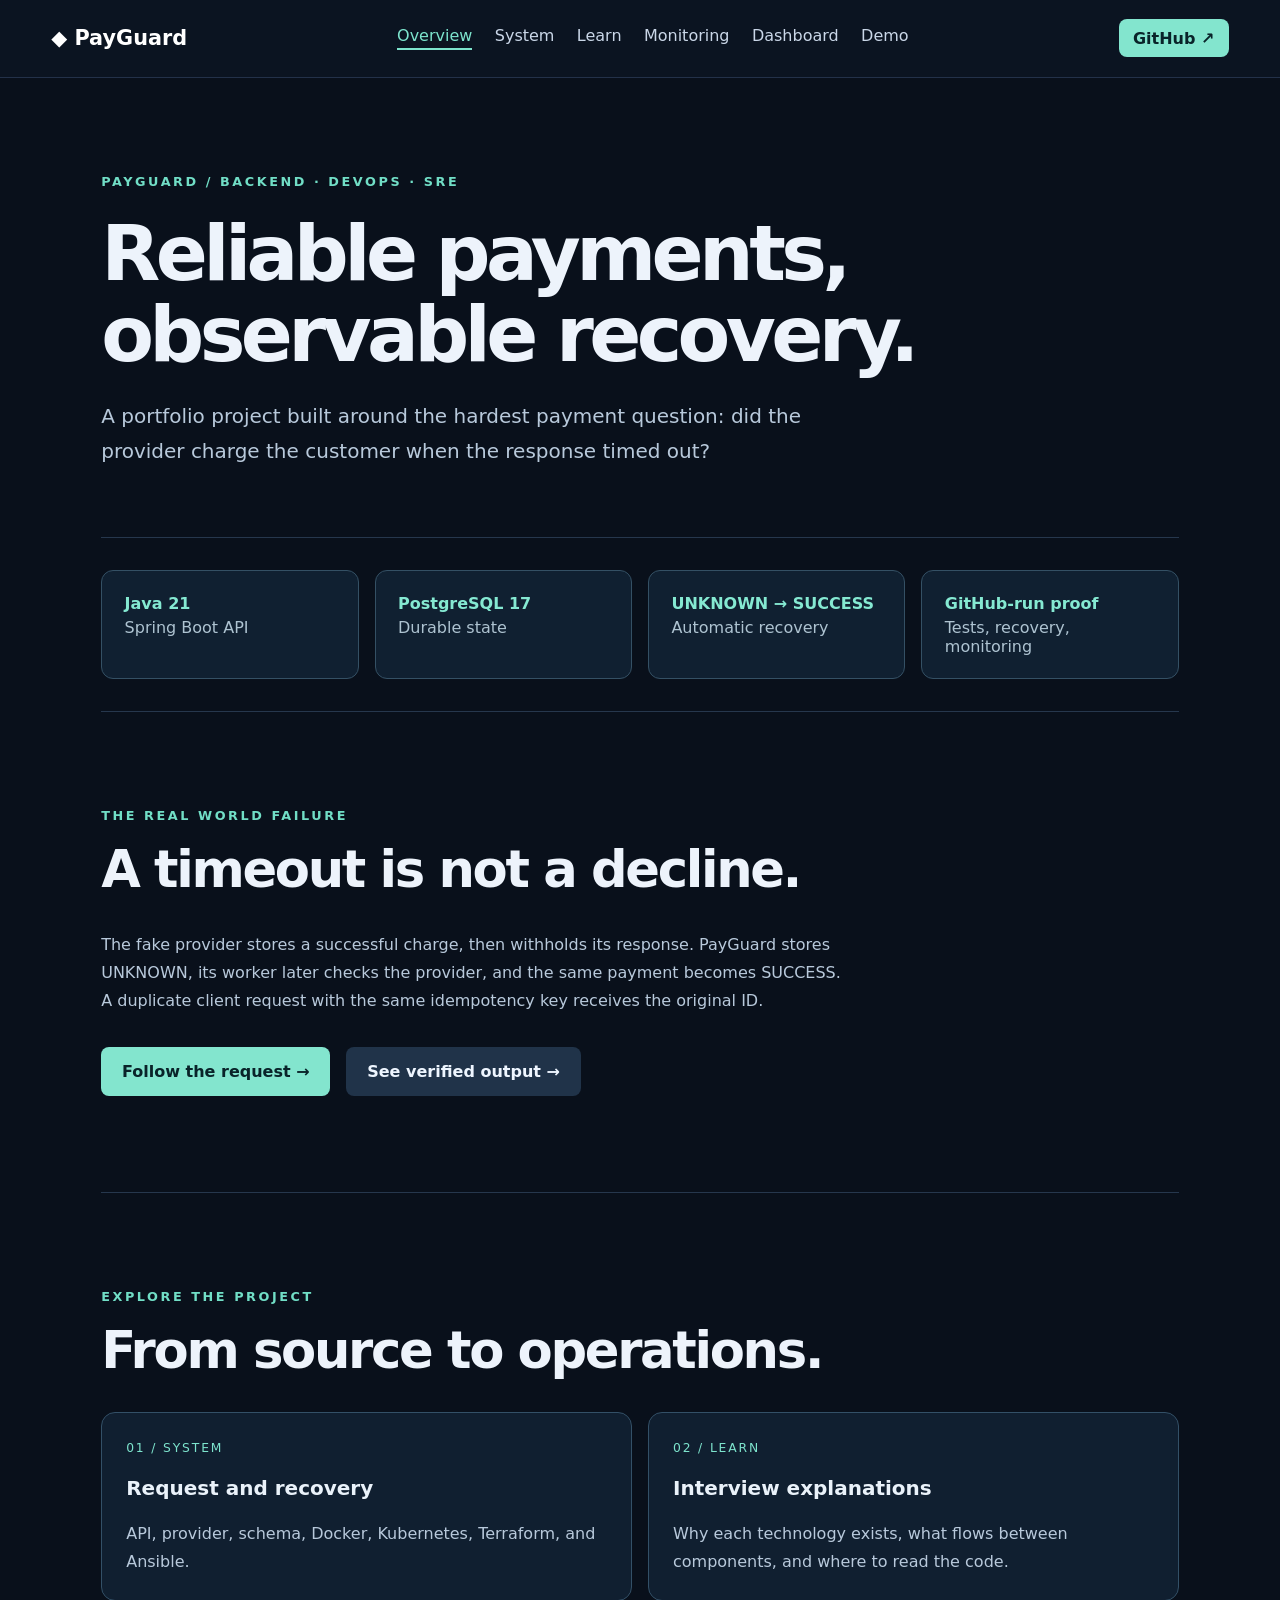
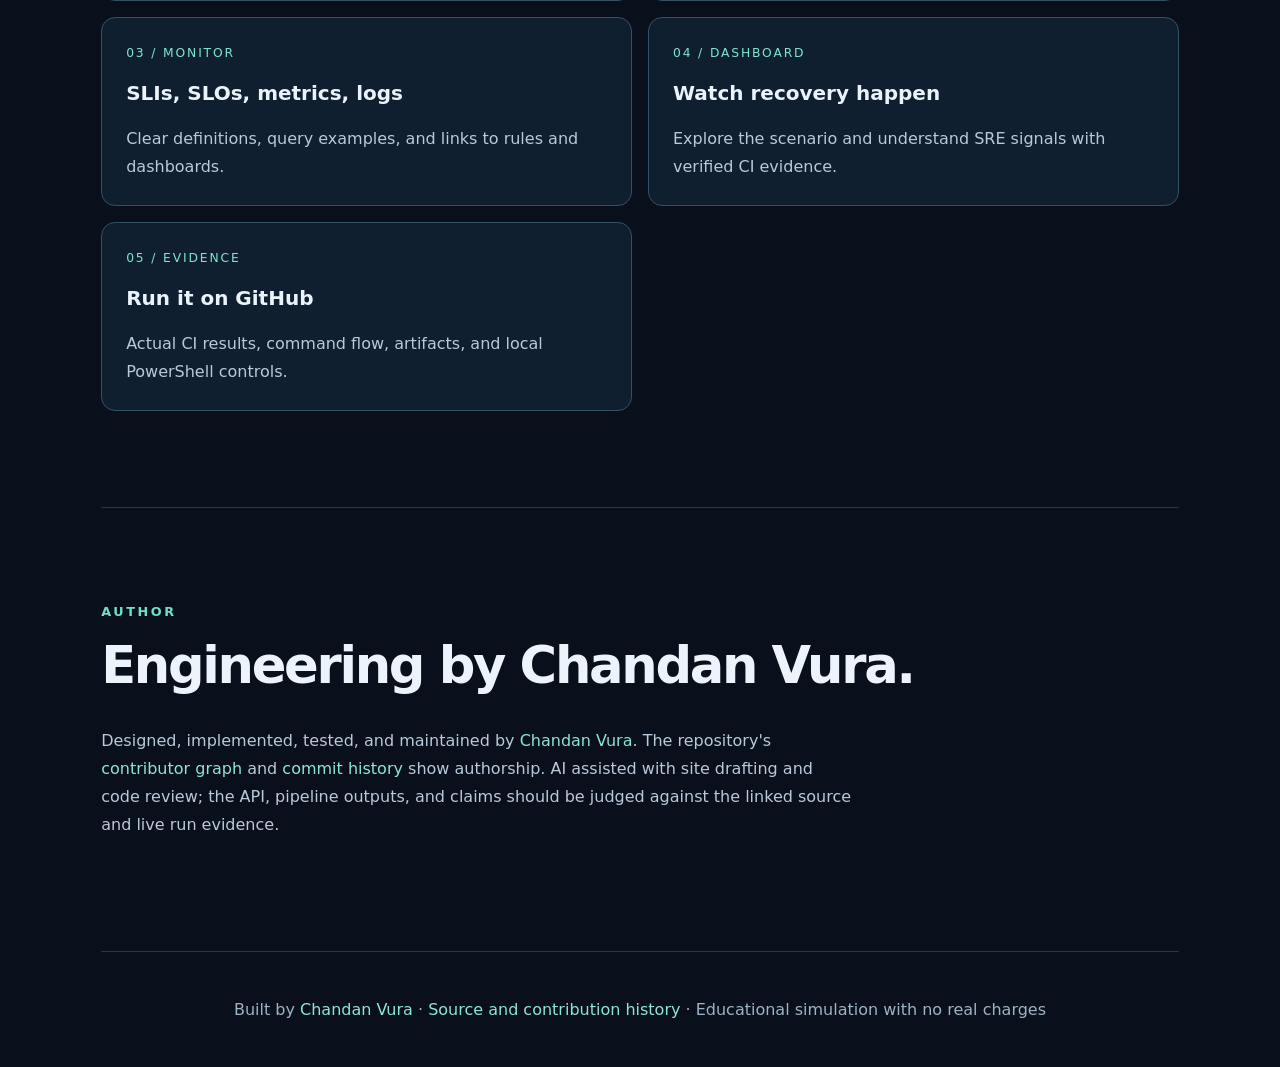
<file: website/index.html>
<!doctype html><html lang="en"><head><meta charset="utf-8"><meta name="viewport" content="width=device-width,initial-scale=1"><meta name="description" content="PayGuard payment reliability, backend engineering and DevOps portfolio"><title>Reliable payments, observable recovery. | PayGuard</title><link rel="stylesheet" href="style.css?v=2"></head><body><header><a class="brand" href="index.html">◆ PayGuard</a><nav aria-label="Main navigation"><a class="active" href="index.html">Overview</a><a class="" href="architecture.html">System</a><a class="" href="learning.html">Learn</a><a class="" href="monitoring.html">Monitoring</a><a href="dashboard.html">Dashboard</a><a class="" href="demo.html">Demo</a></nav><a class="button small" href="https://github.com/chandanvura/PayGuard">GitHub ↗</a></header><main><section class="page-hero"><div class="eyebrow">PAYGUARD / BACKEND · DEVOPS · SRE</div><h1>Reliable payments, observable recovery.</h1><p class="lead">A portfolio project built around the hardest payment question: did the provider charge the customer when the response timed out?</p></section><section class="stats"><div><b>Java 21</b><span>Spring Boot API</span></div><div><b>PostgreSQL 17</b><span>Durable state</span></div><div><b>UNKNOWN → SUCCESS</b><span>Automatic recovery</span></div><div><b>GitHub-run proof</b><span>Tests, recovery, monitoring</span></div></section><section><div class="eyebrow">THE REAL WORLD FAILURE</div><h2>A timeout is not a decline.</h2><p>The fake provider stores a successful charge, then withholds its response. PayGuard stores UNKNOWN, its worker later checks the provider, and the same payment becomes SUCCESS. A duplicate client request with the same idempotency key receives the original ID.</p><div class="actions"><a class="button" href="architecture.html">Follow the request →</a><a class="button secondary" href="demo.html">See verified output →</a></div></section><section><div class="eyebrow">EXPLORE THE PROJECT</div><h2>From source to operations.</h2><div class="grid"><a class="tile" href="architecture.html"><span>01 / SYSTEM</span><h3>Request and recovery</h3><p>API, provider, schema, Docker, Kubernetes, Terraform, and Ansible.</p></a><a class="tile" href="learning.html"><span>02 / LEARN</span><h3>Interview explanations</h3><p>Why each technology exists, what flows between components, and where to read the code.</p></a><a class="tile" href="monitoring.html"><span>03 / MONITOR</span><h3>SLIs, SLOs, metrics, logs</h3><p>Clear definitions, query examples, and links to rules and dashboards.</p></a><a class="tile" href="dashboard.html"><span>04 / DASHBOARD</span><h3>Watch recovery happen</h3><p>Explore the scenario and understand SRE signals with verified CI evidence.</p></a><a class="tile" href="demo.html"><span>05 / EVIDENCE</span><h3>Run it on GitHub</h3><p>Actual CI results, command flow, artifacts, and local PowerShell controls.</p></a></div></section><section><div class="eyebrow">AUTHOR</div><h2>Engineering by Chandan Vura.</h2><p>Designed, implemented, tested, and maintained by <a href="https://github.com/chandanvura">Chandan Vura</a>. The repository's <a href="https://github.com/chandanvura/PayGuard/graphs/contributors">contributor graph</a> and <a href="https://github.com/chandanvura/PayGuard/commits/main">commit history</a> show authorship. AI assisted with site drafting and code review; the API, pipeline outputs, and claims should be judged against the linked source and live run evidence.</p></section></main><footer>Built by <a href="https://github.com/chandanvura">Chandan Vura</a> · <a href="https://github.com/chandanvura/PayGuard">Source and contribution history</a> · Educational simulation with no real charges</footer></body></html>
</file>
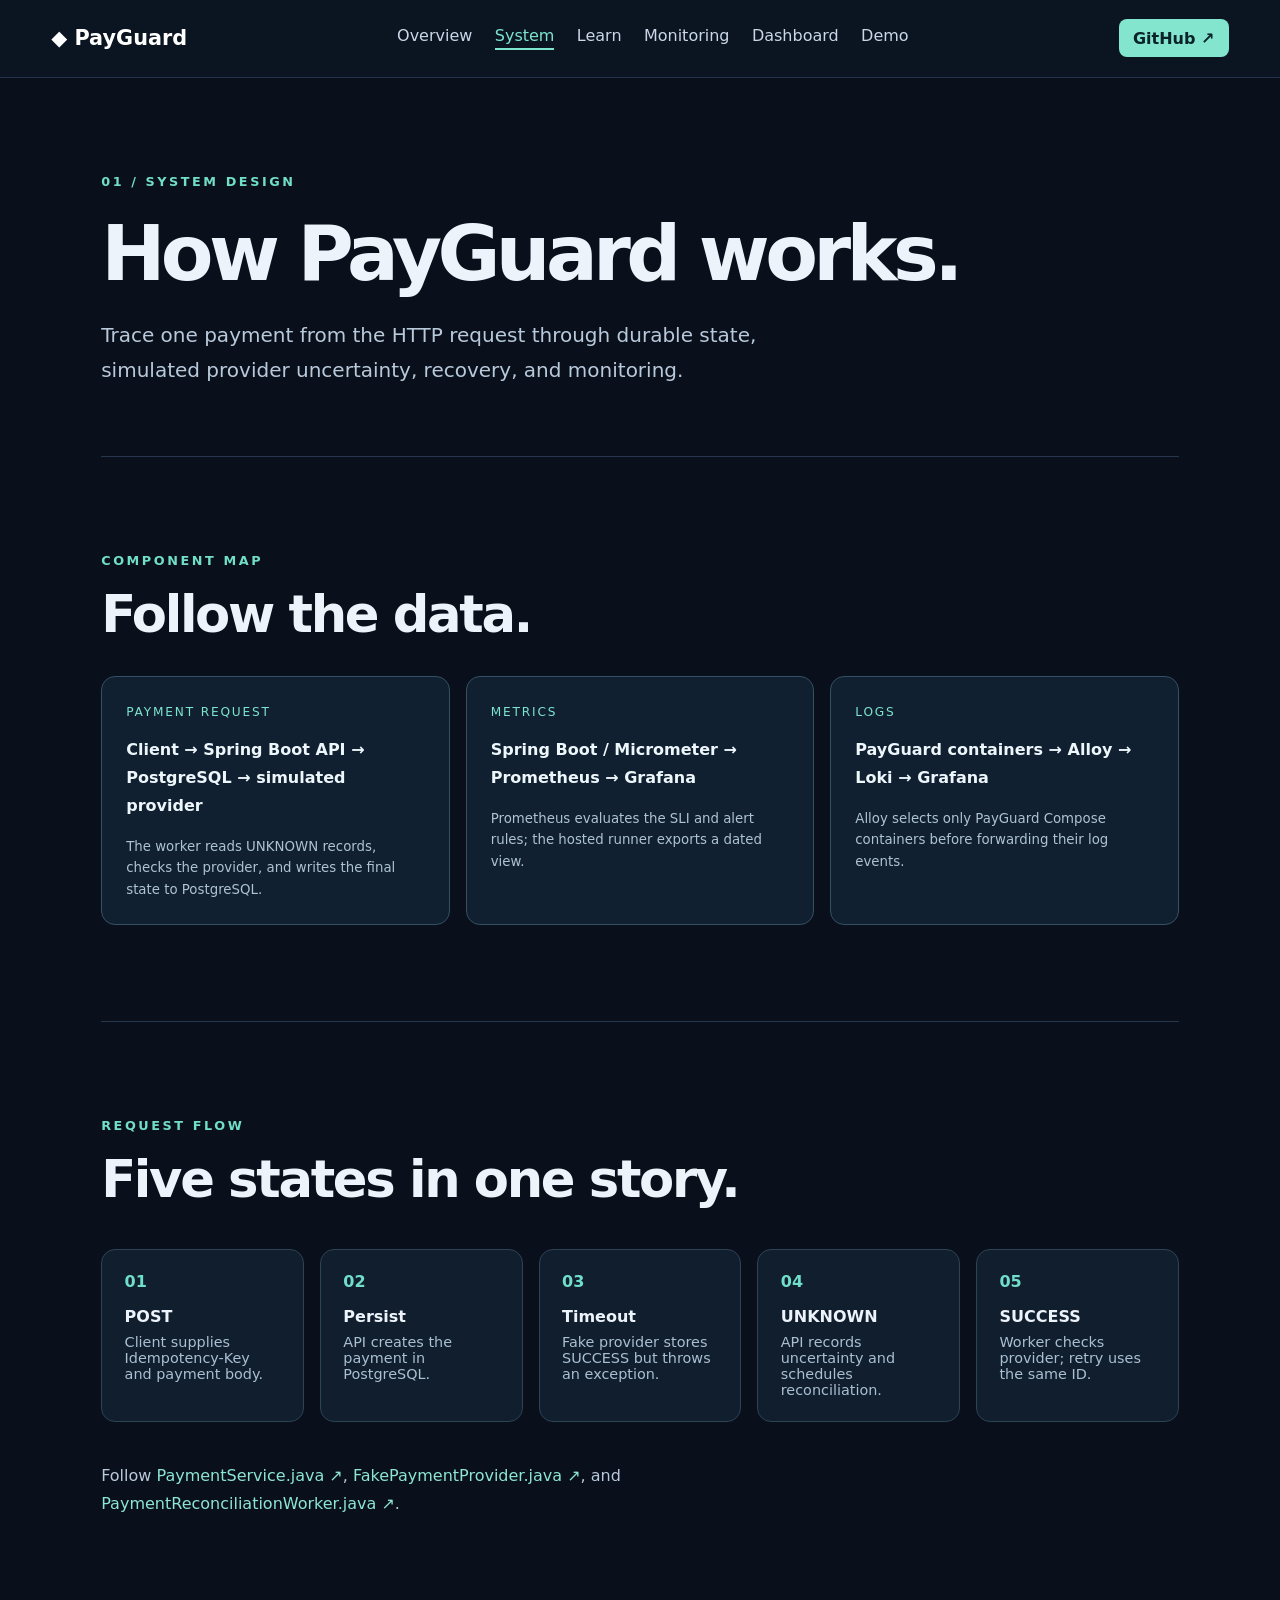
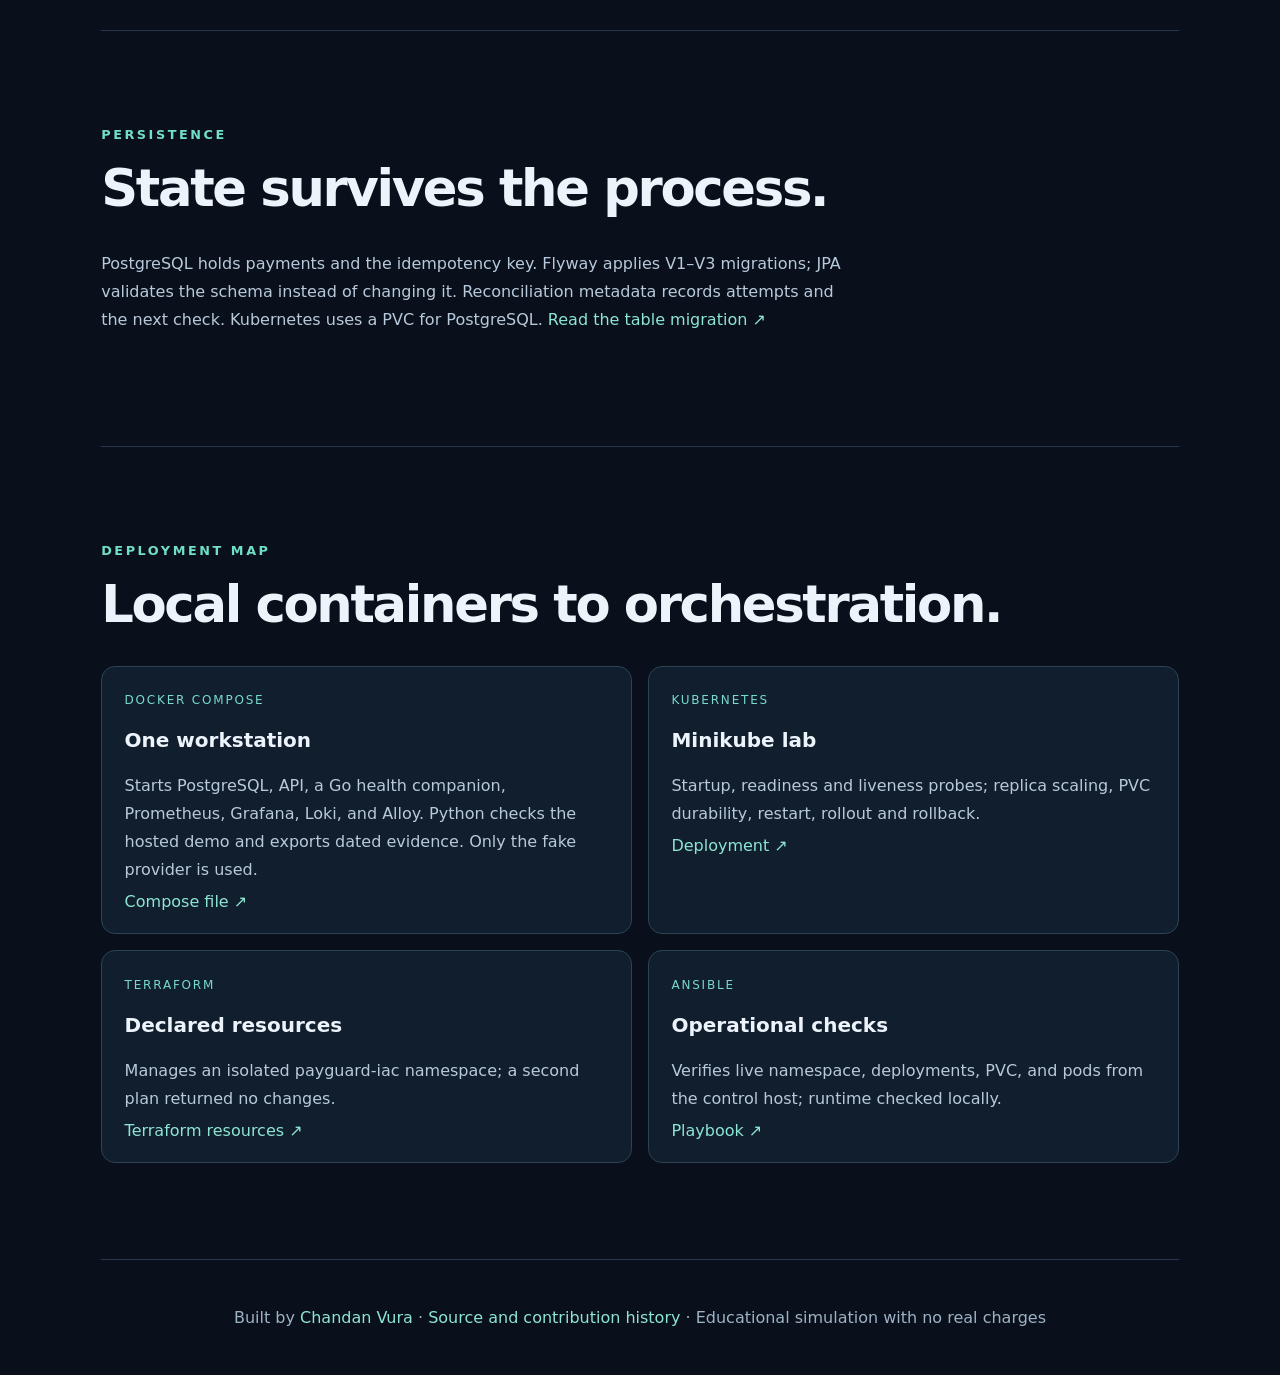
<file: website/architecture.html>
<!doctype html><html lang="en"><head><meta charset="utf-8"><meta name="viewport" content="width=device-width,initial-scale=1"><meta name="description" content="PayGuard payment reliability, backend engineering and DevOps portfolio"><title>How PayGuard works. | PayGuard</title><link rel="stylesheet" href="style.css?v=2"></head><body><header><a class="brand" href="index.html">◆ PayGuard</a><nav aria-label="Main navigation"><a class="" href="index.html">Overview</a><a class="active" href="architecture.html">System</a><a class="" href="learning.html">Learn</a><a class="" href="monitoring.html">Monitoring</a><a href="dashboard.html">Dashboard</a><a class="" href="demo.html">Demo</a></nav><a class="button small" href="https://github.com/chandanvura/PayGuard">GitHub ↗</a></header><main><section class="page-hero"><div class="eyebrow">01 / SYSTEM DESIGN</div><h1>How PayGuard works.</h1><p class="lead">Trace one payment from the HTTP request through durable state, simulated provider uncertainty, recovery, and monitoring.</p></section><section class="flow-section"><div class="eyebrow">COMPONENT MAP</div><h2>Follow the data.</h2><div class="flow-grid"><article><span>PAYMENT REQUEST</span><p>Client → Spring Boot API → PostgreSQL → simulated provider</p><small>The worker reads UNKNOWN records, checks the provider, and writes the final state to PostgreSQL.</small></article><article><span>METRICS</span><p>Spring Boot / Micrometer → Prometheus → Grafana</p><small>Prometheus evaluates the SLI and alert rules; the hosted runner exports a dated view.</small></article><article><span>LOGS</span><p>PayGuard containers → Alloy → Loki → Grafana</p><small>Alloy selects only PayGuard Compose containers before forwarding their log events.</small></article></div></section><section><div class="eyebrow">REQUEST FLOW</div><h2>Five states in one story.</h2><div class="sequence"><div><b>01</b><strong>POST</strong><span>Client supplies Idempotency-Key and payment body.</span></div><div><b>02</b><strong>Persist</strong><span>API creates the payment in PostgreSQL.</span></div><div><b>03</b><strong>Timeout</strong><span>Fake provider stores SUCCESS but throws an exception.</span></div><div><b>04</b><strong>UNKNOWN</strong><span>API records uncertainty and schedules reconciliation.</span></div><div><b>05</b><strong>SUCCESS</strong><span>Worker checks provider; retry uses the same ID.</span></div></div><p>Follow <a href="https://github.com/chandanvura/PayGuard/blob/main/payment-service/src/main/java/com/payguard/payment_service/payment/PaymentService.java">PaymentService.java ↗</a>, <a href="https://github.com/chandanvura/PayGuard/blob/main/payment-service/src/main/java/com/payguard/payment_service/provider/FakePaymentProvider.java">FakePaymentProvider.java ↗</a>, and <a href="https://github.com/chandanvura/PayGuard/blob/main/payment-service/src/main/java/com/payguard/payment_service/payment/PaymentReconciliationWorker.java">PaymentReconciliationWorker.java ↗</a>.</p></section><section><div class="eyebrow">PERSISTENCE</div><h2>State survives the process.</h2><p>PostgreSQL holds payments and the idempotency key. Flyway applies V1–V3 migrations; JPA validates the schema instead of changing it. Reconciliation metadata records attempts and the next check. Kubernetes uses a PVC for PostgreSQL. <a href="https://github.com/chandanvura/PayGuard/blob/main/payment-service/src/main/resources/db/migration/V1__create_payments_table.sql">Read the table migration ↗</a></p></section><section><div class="eyebrow">DEPLOYMENT MAP</div><h2>Local containers to orchestration.</h2><div class="grid"><article><span>DOCKER COMPOSE</span><h3>One workstation</h3><p>Starts PostgreSQL, API, a Go health companion, Prometheus, Grafana, Loki, and Alloy. Python checks the hosted demo and exports dated evidence. Only the fake provider is used.</p><a href="https://github.com/chandanvura/PayGuard/blob/main/docker-compose.yml">Compose file ↗</a></article><article><span>KUBERNETES</span><h3>Minikube lab</h3><p>Startup, readiness and liveness probes; replica scaling, PVC durability, restart, rollout and rollback.</p><a href="https://github.com/chandanvura/PayGuard/blob/main/kubernetes/payment-service/deployment.yaml">Deployment ↗</a></article><article><span>TERRAFORM</span><h3>Declared resources</h3><p>Manages an isolated payguard-iac namespace; a second plan returned no changes.</p><a href="https://github.com/chandanvura/PayGuard/blob/main/terraform/main.tf">Terraform resources ↗</a></article><article><span>ANSIBLE</span><h3>Operational checks</h3><p>Verifies live namespace, deployments, PVC, and pods from the control host; runtime checked locally.</p><a href="https://github.com/chandanvura/PayGuard/blob/main/ansible/playbooks/verify-payguard.yml">Playbook ↗</a></article></div></section></main><footer>Built by <a href="https://github.com/chandanvura">Chandan Vura</a> · <a href="https://github.com/chandanvura/PayGuard">Source and contribution history</a> · Educational simulation with no real charges</footer></body></html>
</file>
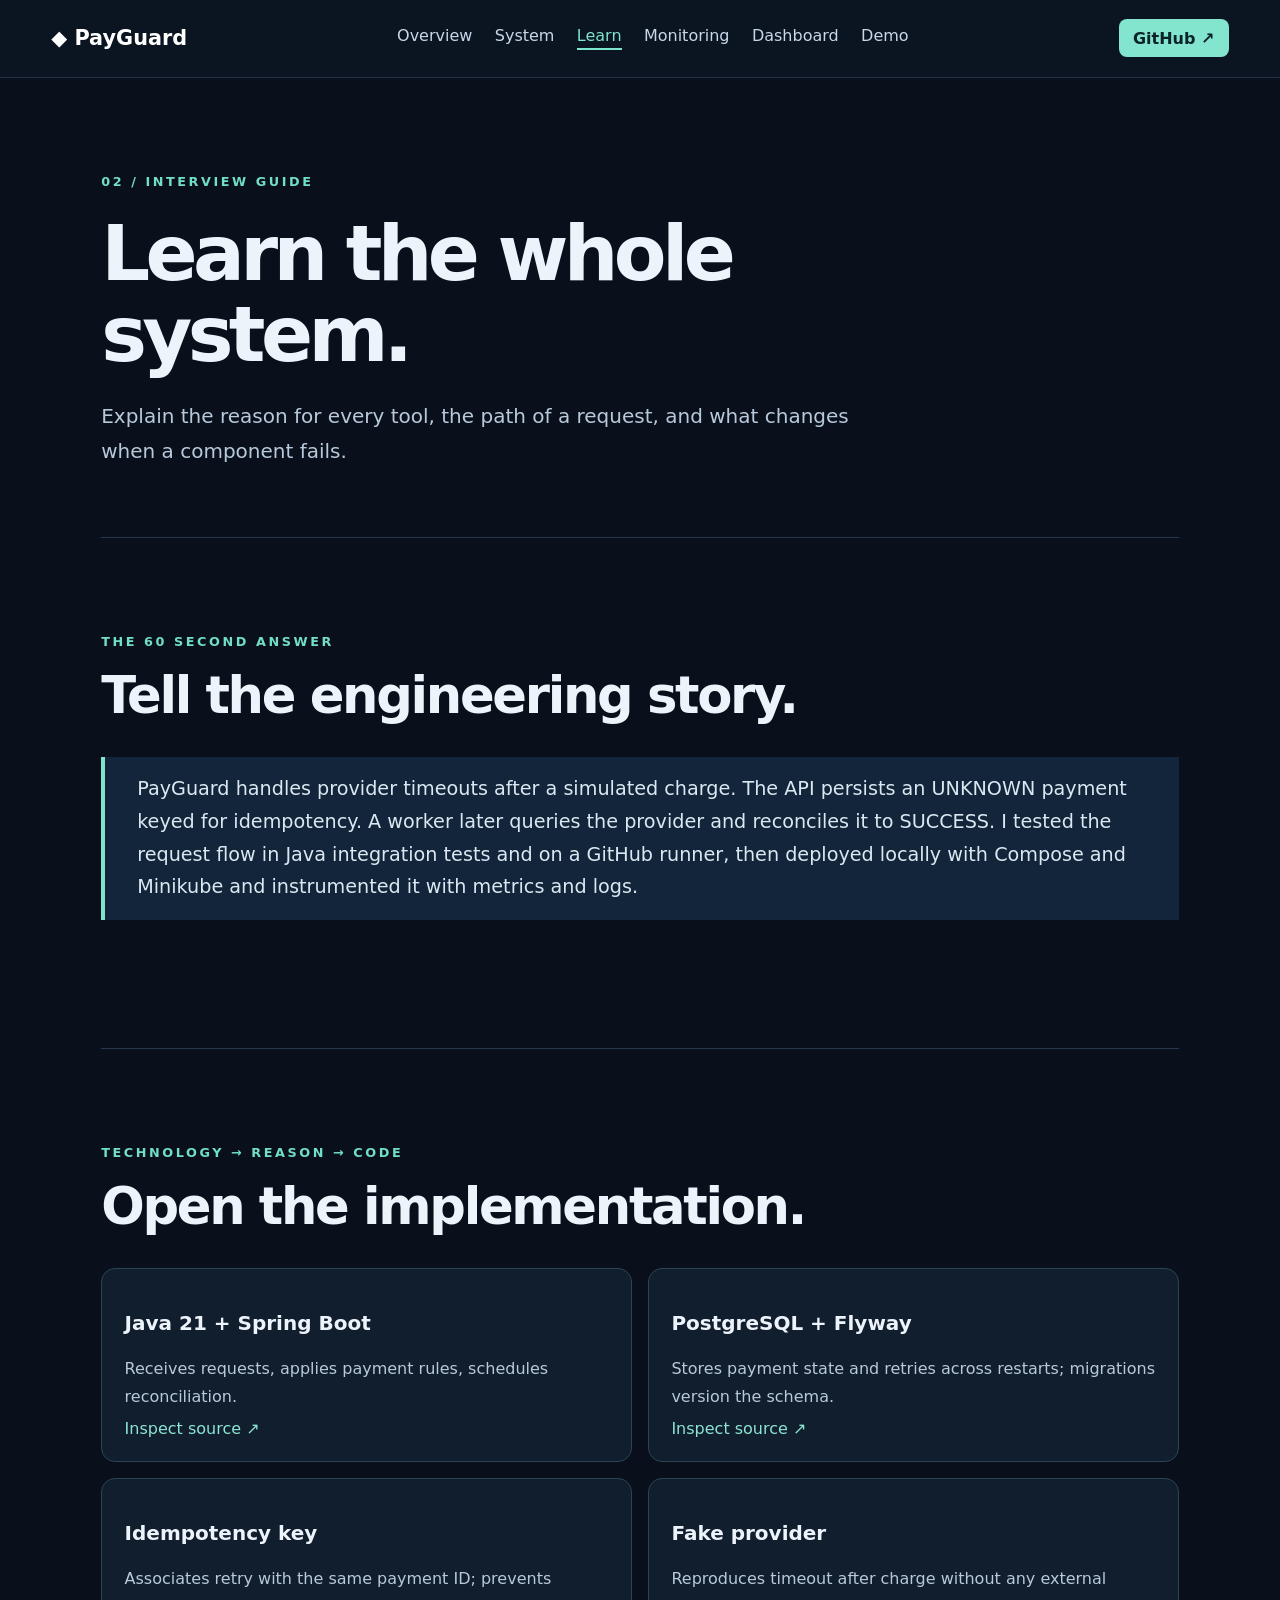
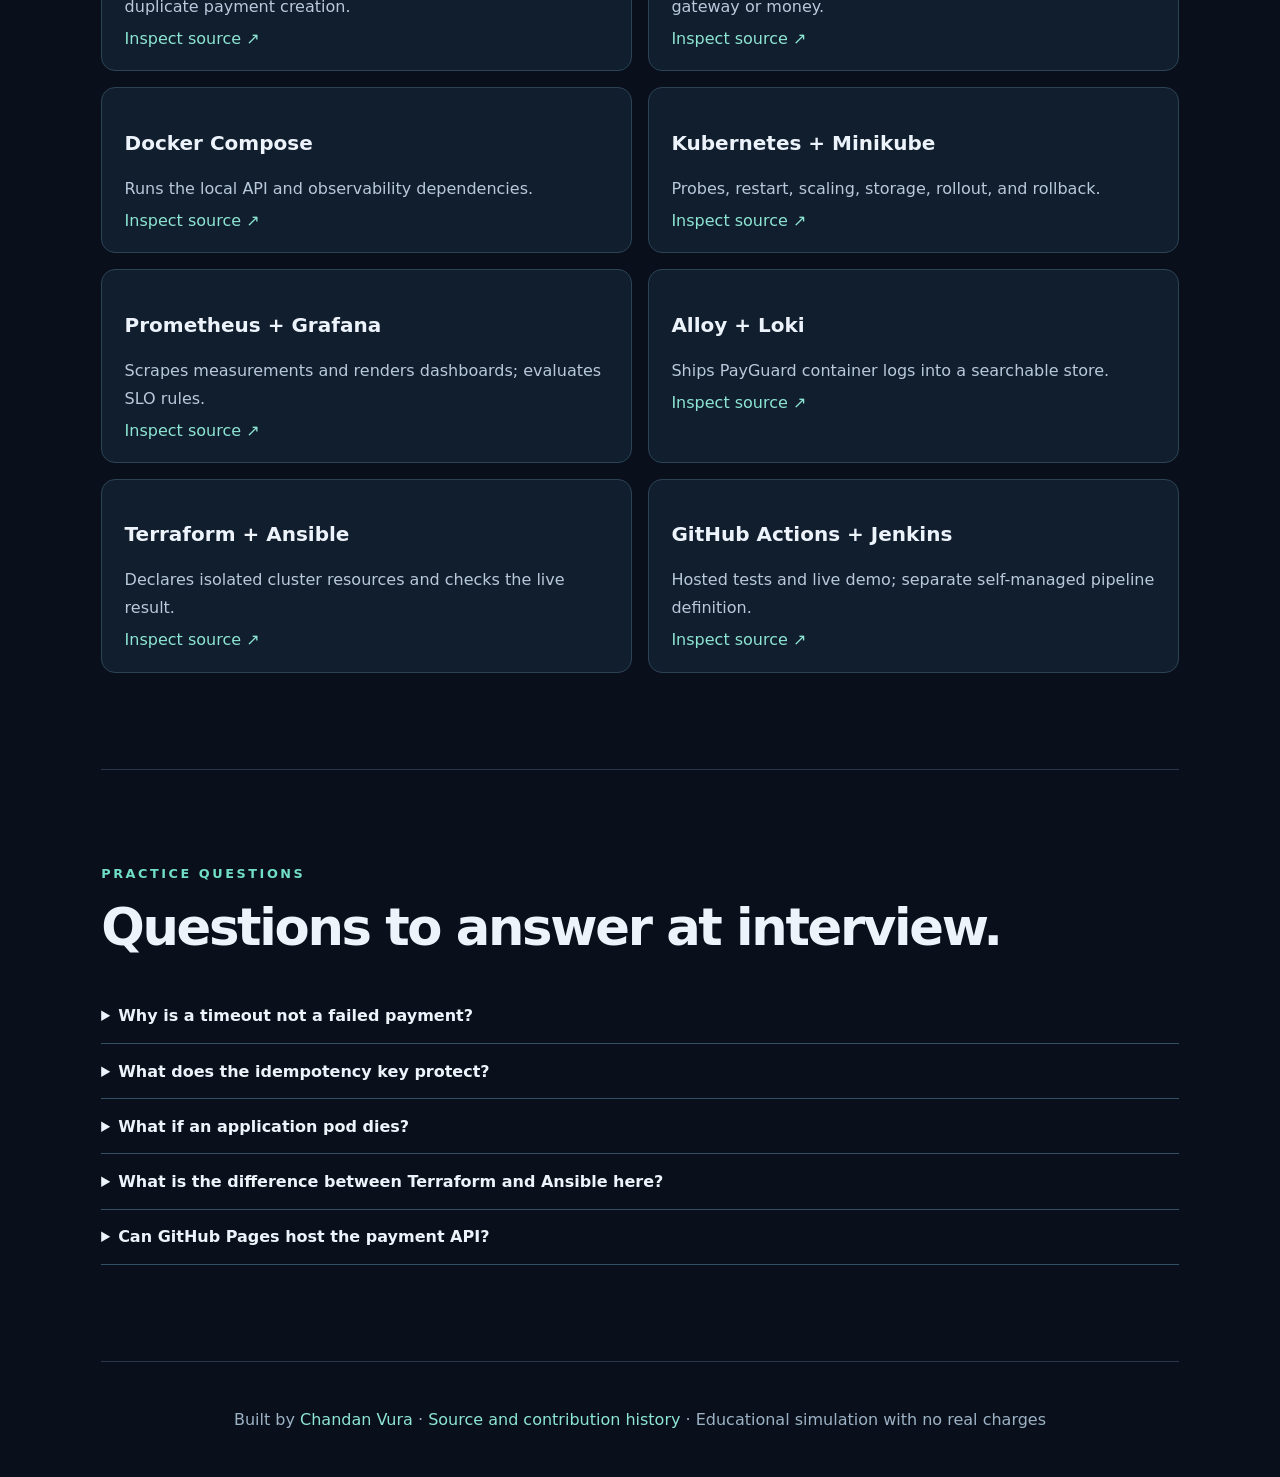
<file: website/learning.html>
<!doctype html><html lang="en"><head><meta charset="utf-8"><meta name="viewport" content="width=device-width,initial-scale=1"><meta name="description" content="PayGuard payment reliability, backend engineering and DevOps portfolio"><title>Learn the whole system. | PayGuard</title><link rel="stylesheet" href="style.css?v=2"></head><body><header><a class="brand" href="index.html">◆ PayGuard</a><nav aria-label="Main navigation"><a class="" href="index.html">Overview</a><a class="" href="architecture.html">System</a><a class="active" href="learning.html">Learn</a><a class="" href="monitoring.html">Monitoring</a><a href="dashboard.html">Dashboard</a><a class="" href="demo.html">Demo</a></nav><a class="button small" href="https://github.com/chandanvura/PayGuard">GitHub ↗</a></header><main><section class="page-hero"><div class="eyebrow">02 / INTERVIEW GUIDE</div><h1>Learn the whole system.</h1><p class="lead">Explain the reason for every tool, the path of a request, and what changes when a component fails.</p></section><section><div class="eyebrow">THE 60 SECOND ANSWER</div><h2>Tell the engineering story.</h2><blockquote>PayGuard handles provider timeouts after a simulated charge. The API persists an UNKNOWN payment keyed for idempotency. A worker later queries the provider and reconciles it to SUCCESS. I tested the request flow in Java integration tests and on a GitHub runner, then deployed locally with Compose and Minikube and instrumented it with metrics and logs.</blockquote></section><section><div class="eyebrow">TECHNOLOGY → REASON → CODE</div><h2>Open the implementation.</h2><div class="grid"><article><h3>Java 21 + Spring Boot</h3><p>Receives requests, applies payment rules, schedules reconciliation.</p><a href="https://github.com/chandanvura/PayGuard/blob/main/payment-service/src/main/java/com/payguard/payment_service/payment/PaymentService.java">Inspect source ↗</a></article><article><h3>PostgreSQL + Flyway</h3><p>Stores payment state and retries across restarts; migrations version the schema.</p><a href="https://github.com/chandanvura/PayGuard/blob/main/payment-service/src/main/resources/db/migration/V2__add_reconciliation_metadata.sql">Inspect source ↗</a></article><article><h3>Idempotency key</h3><p>Associates retry with the same payment ID; prevents duplicate payment creation.</p><a href="https://github.com/chandanvura/PayGuard/blob/main/payment-service/src/main/java/com/payguard/payment_service/payment/PaymentService.java">Inspect source ↗</a></article><article><h3>Fake provider</h3><p>Reproduces timeout after charge without any external gateway or money.</p><a href="https://github.com/chandanvura/PayGuard/blob/main/payment-service/src/main/java/com/payguard/payment_service/provider/FakePaymentProvider.java">Inspect source ↗</a></article><article><h3>Docker Compose</h3><p>Runs the local API and observability dependencies.</p><a href="https://github.com/chandanvura/PayGuard/blob/main/docker-compose.yml">Inspect source ↗</a></article><article><h3>Kubernetes + Minikube</h3><p>Probes, restart, scaling, storage, rollout, and rollback.</p><a href="https://github.com/chandanvura/PayGuard/blob/main/kubernetes/payment-service/deployment.yaml">Inspect source ↗</a></article><article><h3>Prometheus + Grafana</h3><p>Scrapes measurements and renders dashboards; evaluates SLO rules.</p><a href="https://github.com/chandanvura/PayGuard/blob/main/observability/prometheus/rules/payguard-slo.yml">Inspect source ↗</a></article><article><h3>Alloy + Loki</h3><p>Ships PayGuard container logs into a searchable store.</p><a href="https://github.com/chandanvura/PayGuard/blob/main/observability/alloy/config.alloy">Inspect source ↗</a></article><article><h3>Terraform + Ansible</h3><p>Declares isolated cluster resources and checks the live result.</p><a href="https://github.com/chandanvura/PayGuard/blob/main/ansible/playbooks/verify-payguard.yml">Inspect source ↗</a></article><article><h3>GitHub Actions + Jenkins</h3><p>Hosted tests and live demo; separate self-managed pipeline definition.</p><a href="https://github.com/chandanvura/PayGuard/blob/main/Jenkinsfile">Inspect source ↗</a></article></div></section><section><div class="eyebrow">PRACTICE QUESTIONS</div><h2>Questions to answer at interview.</h2><details><summary>Why is a timeout not a failed payment?</summary><p>The provider could process the charge before losing the response. UNKNOWN preserves uncertainty until a status check settles it.</p></details><details><summary>What does the idempotency key protect?</summary><p>A repeated request with the same key maps to the existing payment record and returns the same ID.</p></details><details><summary>What if an application pod dies?</summary><p>Kubernetes starts a replacement. Payment state remains in PostgreSQL, whose persistent volume survives the application pod restart.</p></details><details><summary>What is the difference between Terraform and Ansible here?</summary><p>Terraform describes isolated Kubernetes resources. Ansible reads the live cluster and verifies expected operational state.</p></details><details><summary>Can GitHub Pages host the payment API?</summary><p>No. Pages serves these static explanations; GitHub Actions runs a temporary API for repeatable proof. The local workstation can run the complete stack; GitHub Pages shows dated Grafana and Prometheus captures produced by temporary GitHub runners.</p></details></section></main><footer>Built by <a href="https://github.com/chandanvura">Chandan Vura</a> · <a href="https://github.com/chandanvura/PayGuard">Source and contribution history</a> · Educational simulation with no real charges</footer></body></html>
</file>
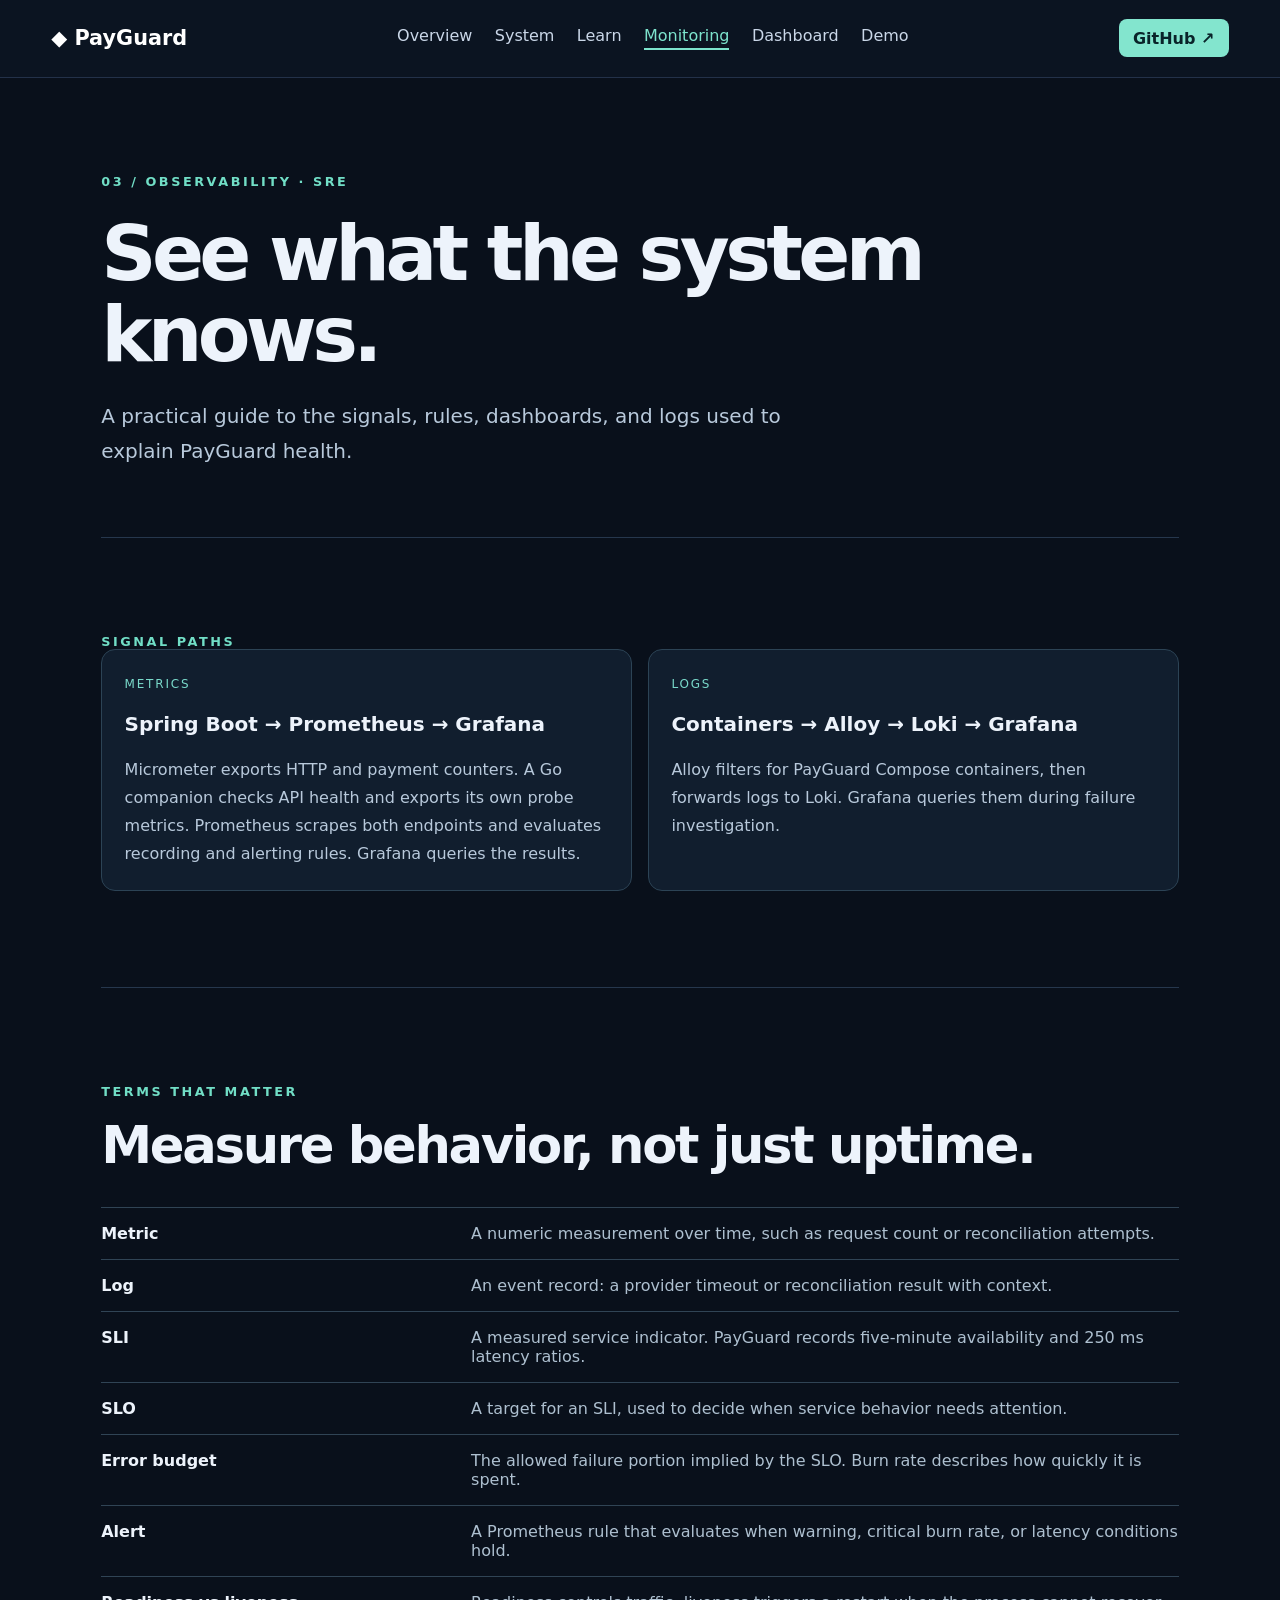
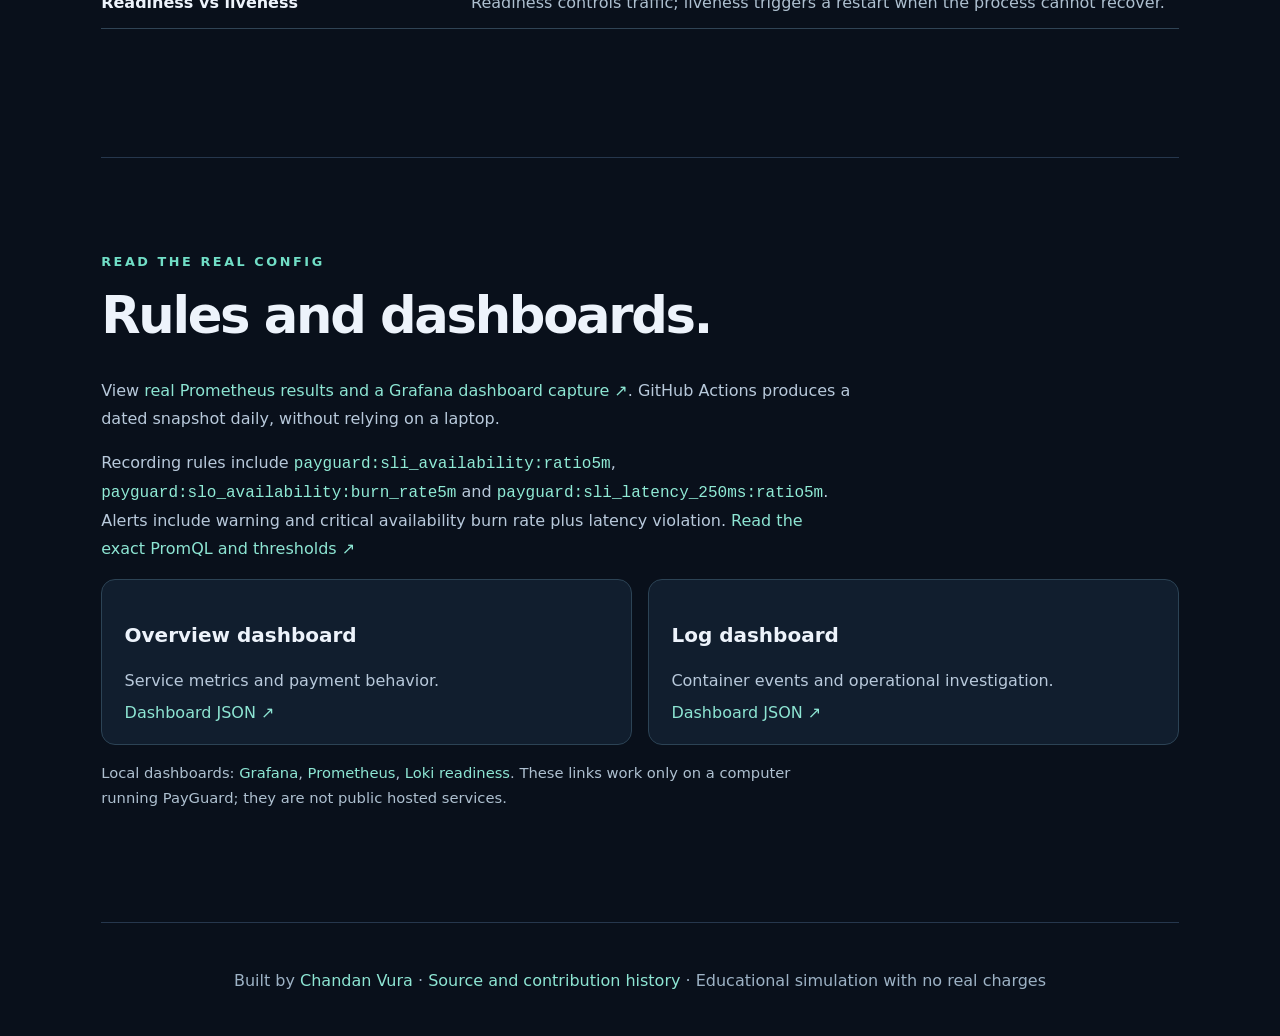
<file: website/monitoring.html>
<!doctype html><html lang="en"><head><meta charset="utf-8"><meta name="viewport" content="width=device-width,initial-scale=1"><meta name="description" content="PayGuard payment reliability, backend engineering and DevOps portfolio"><title>See what the system knows. | PayGuard</title><link rel="stylesheet" href="style.css?v=2"></head><body><header><a class="brand" href="index.html">◆ PayGuard</a><nav aria-label="Main navigation"><a class="" href="index.html">Overview</a><a class="" href="architecture.html">System</a><a class="" href="learning.html">Learn</a><a class="active" href="monitoring.html">Monitoring</a><a href="dashboard.html">Dashboard</a><a class="" href="demo.html">Demo</a></nav><a class="button small" href="https://github.com/chandanvura/PayGuard">GitHub ↗</a></header><main><section class="page-hero"><div class="eyebrow">03 / OBSERVABILITY · SRE</div><h1>See what the system knows.</h1><p class="lead">A practical guide to the signals, rules, dashboards, and logs used to explain PayGuard health.</p></section><section><div class="eyebrow">SIGNAL PATHS</div><div class="grid"><article><span>METRICS</span><h3>Spring Boot → Prometheus → Grafana</h3><p>Micrometer exports HTTP and payment counters. A Go companion checks API health and exports its own probe metrics. Prometheus scrapes both endpoints and evaluates recording and alerting rules. Grafana queries the results.</p></article><article><span>LOGS</span><h3>Containers → Alloy → Loki → Grafana</h3><p>Alloy filters for PayGuard Compose containers, then forwards logs to Loki. Grafana queries them during failure investigation.</p></article></div></section><section><div class="eyebrow">TERMS THAT MATTER</div><h2>Measure behavior, not just uptime.</h2><div class="table"><div><b>Metric</b><span>A numeric measurement over time, such as request count or reconciliation attempts.</span></div><div><b>Log</b><span>An event record: a provider timeout or reconciliation result with context.</span></div><div><b>SLI</b><span>A measured service indicator. PayGuard records five-minute availability and 250 ms latency ratios.</span></div><div><b>SLO</b><span>A target for an SLI, used to decide when service behavior needs attention.</span></div><div><b>Error budget</b><span>The allowed failure portion implied by the SLO. Burn rate describes how quickly it is spent.</span></div><div><b>Alert</b><span>A Prometheus rule that evaluates when warning, critical burn rate, or latency conditions hold.</span></div><div><b>Readiness vs liveness</b><span>Readiness controls traffic; liveness triggers a restart when the process cannot recover.</span></div></div></section><section><div class="eyebrow">READ THE REAL CONFIG</div><h2>Rules and dashboards.</h2><p>View <a href="observability/latest/prometheus.html">real Prometheus results and a Grafana dashboard capture ↗</a>. GitHub Actions produces a dated snapshot daily, without relying on a laptop.</p><p>Recording rules include <code>payguard:sli_availability:ratio5m</code>, <code>payguard:slo_availability:burn_rate5m</code> and <code>payguard:sli_latency_250ms:ratio5m</code>. Alerts include warning and critical availability burn rate plus latency violation. <a href="https://github.com/chandanvura/PayGuard/blob/main/observability/prometheus/rules/payguard-slo.yml">Read the exact PromQL and thresholds ↗</a></p><div class="grid"><article><h3>Overview dashboard</h3><p>Service metrics and payment behavior.</p><a href="https://github.com/chandanvura/PayGuard/blob/main/observability/grafana/dashboards/payguard-overview.json">Dashboard JSON ↗</a></article><article><h3>Log dashboard</h3><p>Container events and operational investigation.</p><a href="https://github.com/chandanvura/PayGuard/blob/main/observability/grafana/dashboards/payguard-logs.json">Dashboard JSON ↗</a></article></div><p class="note">Local dashboards: <a href="http://localhost:3000">Grafana</a>, <a href="http://localhost:9090">Prometheus</a>, <a href="http://localhost:3100/ready">Loki readiness</a>. These links work only on a computer running PayGuard; they are not public hosted services.</p></section></main><footer>Built by <a href="https://github.com/chandanvura">Chandan Vura</a> · <a href="https://github.com/chandanvura/PayGuard">Source and contribution history</a> · Educational simulation with no real charges</footer></body></html>
</file>
<file: website/style.css>
:root{color-scheme:dark;font-family:Inter,ui-sans-serif,system-ui,Arial,sans-serif;background:#09101b;color:#edf3fb;scroll-behavior:smooth}*{box-sizing:border-box}body{margin:0}a{color:#8de5d3;text-decoration:none}a:hover{text-decoration:underline}header{display:flex;align-items:center;gap:2rem;justify-content:space-between;padding:1.2rem max(4vw,calc((100vw - 1180px)/2));border-bottom:1px solid #233149;background:#0b1421;position:sticky;top:0;z-index:2}.brand{font-size:1.3rem;font-weight:800;color:white}nav{display:flex;gap:1.4rem}nav a{color:#cad7e8}main{max-width:1180px;margin:auto;padding:0 4vw}section{padding:6rem 0;border-bottom:1px solid #26374d;scroll-margin-top:5rem}.hero{padding:8rem 0 6rem;background:radial-gradient(circle at 85% 15%,#173d50 0,transparent 42%)}.eyebrow{font-size:.8rem;letter-spacing:.2em;color:#71dec6;font-weight:700}h1{font-size:clamp(3.1rem,7vw,6.5rem);line-height:1.06;letter-spacing:-.06em;margin:1.5rem 0}h1 em{color:#8de5d3;font-style:normal}h2{font-size:clamp(2.1rem,4vw,3.6rem);letter-spacing:-.045em;margin:1rem 0 2rem}h3{font-size:1.25rem}p{color:#b8c9db;line-height:1.75;max-width:750px}.hero p{font-size:1.2rem}.actions,.chips{display:flex;flex-wrap:wrap;gap:1rem;margin-top:2rem}.button{display:inline-block;border-radius:8px;background:#83e5ce;color:#092329;padding:.95rem 1.3rem;font-weight:750}.button:hover{background:#b2f7e8;text-decoration:none}.button.secondary{background:#203349;color:#eef6ff}.button.small{padding:.6rem .9rem}.chips span{border:1px solid #345064;border-radius:50px;padding:.55rem .85rem;color:#cad9e9;font-size:.85rem}.sequence{display:grid;grid-template-columns:repeat(5,1fr);gap:1rem;margin:2.5rem 0}.sequence div,.grid article{background:#111e2e;border:1px solid #2c4355;border-radius:14px;padding:1.4rem}.sequence b{display:block;color:#70deca;margin-bottom:1rem}.sequence strong,.sequence span{display:block}.sequence span{color:#a9c0d2;font-size:.9rem;margin-top:.5rem}.grid{display:grid;grid-template-columns:repeat(2,1fr);gap:1rem}.grid article span{font-size:.75rem;letter-spacing:.15em;color:#79d9ca}.grid article p{margin-bottom:0}.table{border-top:1px solid #304455;margin:2rem 0}.table div{display:grid;grid-template-columns:1fr 2fr;gap:1rem;padding:1rem 0;border-bottom:1px solid #304455}.table span,.note{color:#aec0d0}.note{font-size:.9rem}footer{padding:3rem 4vw;text-align:center;color:#9db2c5}@media(max-width:740px){header{gap:.5rem;flex-wrap:wrap}nav{order:3;width:100%;overflow:auto;font-size:.85rem}.sequence,.grid{grid-template-columns:1fr}.table div{grid-template-columns:1fr}section{padding:4rem 0}.hero{padding-top:5rem}}
nav .active{color:#7de4cd;border-bottom:2px solid #7de4cd;padding-bottom:.2rem}.page-hero{padding:6rem 0 3rem}.page-hero h1{font-size:clamp(2.9rem,6vw,5.4rem);max-width:930px}.lead{font-size:1.25rem}.stats{display:grid;grid-template-columns:repeat(4,1fr);gap:1rem;padding:2rem 0}.stats div{padding:1.4rem;background:#102031;border:1px solid #345064;border-radius:12px}.stats b,.stats span{display:block}.stats b{color:#85e9d2}.stats span{color:#aec3d1;margin-top:.3rem}.tile{display:block;background:#101f30;border:1px solid #335067;border-radius:14px;padding:1.5rem;color:#eaf2fa}.tile:hover{border-color:#88ead4;text-decoration:none}.tile span,article>span{color:#7de4cd;font-size:.77rem;letter-spacing:.15em}.tile p{margin-bottom:0}.grid article{min-width:0}.grid article a{display:inline-block;margin-top:.5rem}blockquote{border-left:4px solid #81e3cc;margin:2rem 0;padding:1rem 2rem;background:#12253a;color:#dbe8f1;font-size:1.2rem;line-height:1.7}details{border-bottom:1px solid #335064;padding:1.1rem 0}summary{cursor:pointer;font-weight:700}code,pre,.terminal{font-family:ui-monospace,SFMono-Regular,Consolas,monospace}code{color:#90ebd6}pre,.terminal{background:#06111c;border:1px solid #284559;padding:1.4rem;overflow:auto;border-radius:12px;line-height:1.8}.terminal span{display:block;color:#8ce4ce}.grid img{min-height:20px}.note{font-size:.92rem}@media(max-width:740px){.stats{grid-template-columns:repeat(2,1fr)}header>.small{display:none}.page-hero{padding-top:5rem}}

.flow-grid{display:grid;grid-template-columns:repeat(3,minmax(0,1fr));gap:1rem}.flow-grid article{background:#102031;border:1px solid #345064;border-radius:14px;padding:1.5rem}.flow-grid span{font-size:.76rem;letter-spacing:.15em;color:#7de4cd}.flow-grid p{font-weight:700;color:#edf6fa}.flow-grid small{color:#aec3d1;line-height:1.6;display:block}@media(max-width:740px){.flow-grid{grid-template-columns:1fr}}
</file>
